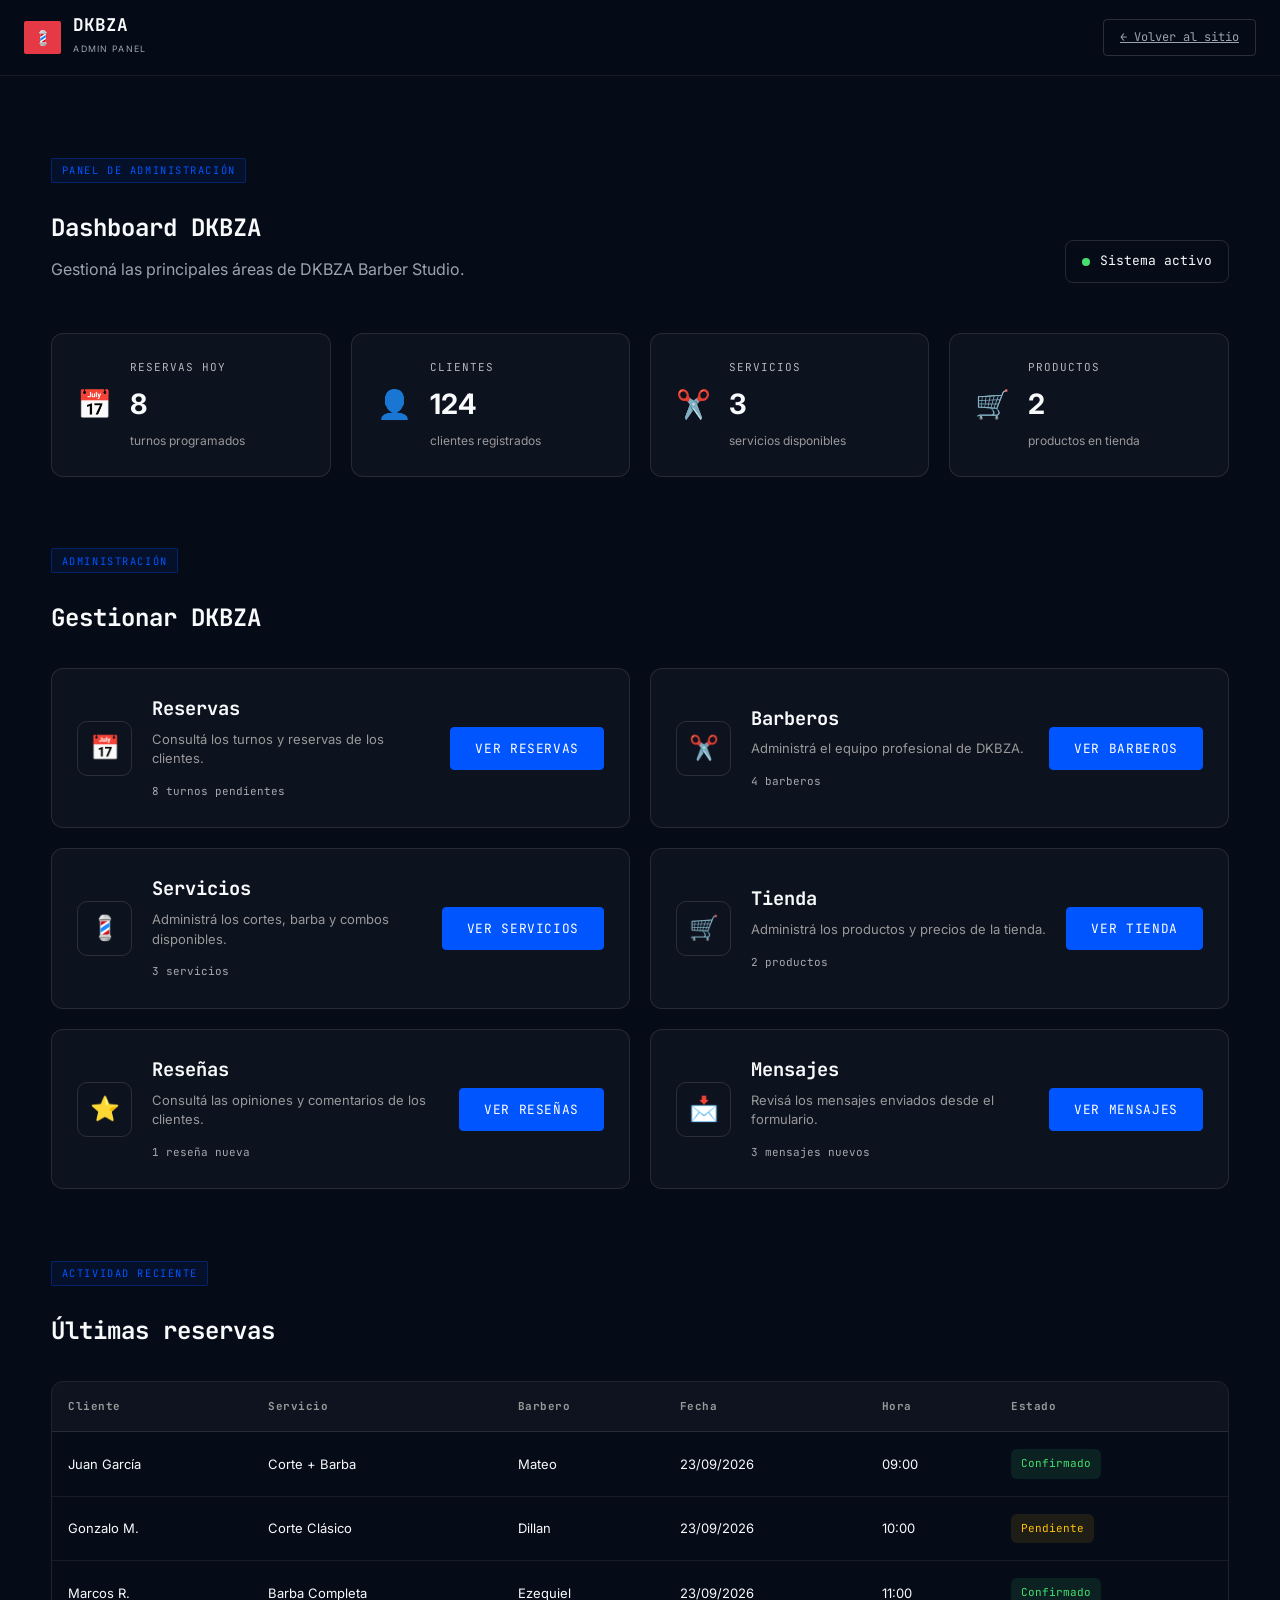
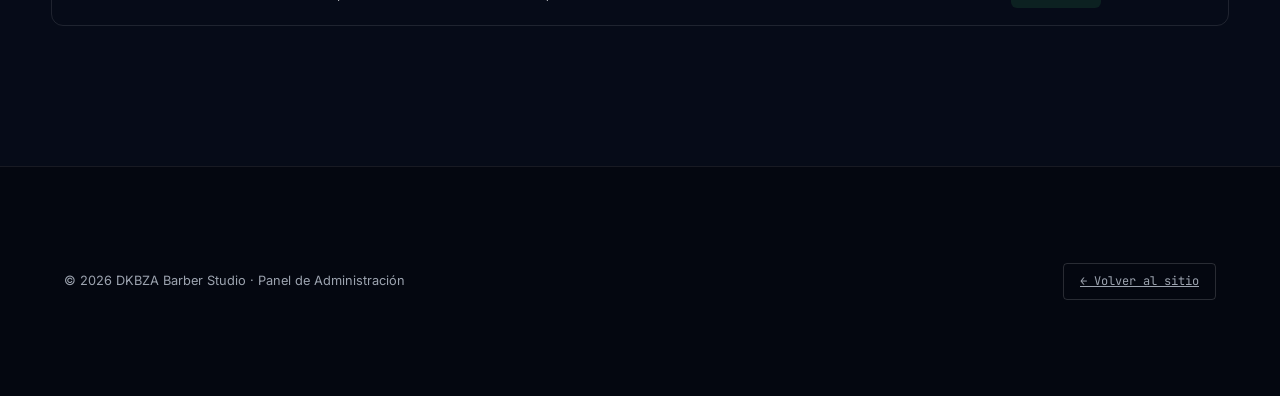
<file: admin.html>
<!DOCTYPE html>
<html lang="es">

<head>

  <meta charset="UTF-8">

  <meta name="viewport" content="width=device-width, initial-scale=1.0">

  <title>DKBZA | Panel de Administración</title>

  <!-- MISMO CSS DE TODA LA WEB -->
  <link rel="stylesheet" href="./css/styles.css">

  <!-- FUENTES -->
  <link rel="preconnect" href="https://fonts.googleapis.com">
  <link rel="preconnect" href="https://fonts.gstatic.com" crossorigin>

  <link
    href="https://fonts.googleapis.com/css2?family=Inter:wght@300;400;500;600;700&family=JetBrains+Mono:wght@400;500;700&display=swap"
    rel="stylesheet">

</head>


<body>


  <!-- =========================================================
       NAVBAR DEL ADMIN
       ========================================================= -->

  <header class="navbar">

    <div class="nav-container">

      <!-- LOGO -->

      <a href="index.html" class="brand">

        <span class="brand-icon">💈</span>

        <div>

          <span class="brand-name">
            DKBZA
          </span>

          <span class="brand-sub">
            ADMIN PANEL
          </span>

        </div>

      </a>


      <!-- VOLVER A LA WEB -->

      <a href="index.html" class="btn-ghost-sm">
        ← Volver al sitio
      </a>

    </div>

  </header>



  <!-- =========================================================
       CONTENIDO PRINCIPAL DEL DASHBOARD
       ========================================================= -->

  <main class="admin-dashboard">


    <!-- ENCABEZADO -->

    <section class="admin-header">

      <div>

        <span class="section-tag">
          PANEL DE ADMINISTRACIÓN
        </span>

        <h1>
          Dashboard DKBZA
        </h1>

        <p class="text-subtle">
          Gestioná las principales áreas de DKBZA Barber Studio.
        </p>

      </div>


      <div class="admin-status">

        <span class="status-dot"></span>

        Sistema activo

      </div>

    </section>



    <!-- =========================================================
         TARJETAS DE RESUMEN
         ========================================================= -->

    <section class="admin-stats">


      <!-- RESERVAS -->

      <div class="admin-stat-card">

        <span class="admin-stat-icon">
          📅
        </span>

        <div>

          <span class="admin-stat-label">
            RESERVAS HOY
          </span>

          <strong>
            8
          </strong>

          <small>
            turnos programados
          </small>

        </div>

      </div>



      <!-- CLIENTES -->

      <div class="admin-stat-card">

        <span class="admin-stat-icon">
          👤
        </span>

        <div>

          <span class="admin-stat-label">
            CLIENTES
          </span>

          <strong>
            124
          </strong>

          <small>
            clientes registrados
          </small>

        </div>

      </div>



      <!-- SERVICIOS -->

      <div class="admin-stat-card">

        <span class="admin-stat-icon">
          ✂️
        </span>

        <div>

          <span class="admin-stat-label">
            SERVICIOS
          </span>

          <strong>
            3
          </strong>

          <small>
            servicios disponibles
          </small>

        </div>

      </div>



      <!-- PRODUCTOS -->

      <div class="admin-stat-card">

        <span class="admin-stat-icon">
          🛒
        </span>

        <div>

          <span class="admin-stat-label">
            PRODUCTOS
          </span>

          <strong>
            2
          </strong>

          <small>
            productos en tienda
          </small>

        </div>

      </div>


    </section>



    <!-- =========================================================
         MENÚ DE ADMINISTRACIÓN
         ========================================================= -->

    <section class="admin-menu">

      <span class="section-tag">
        ADMINISTRACIÓN
      </span>

      <h2>
        Gestionar DKBZA
      </h2>


      <div class="admin-menu-grid">


        <!-- =====================================================
             RESERVAS
             ===================================================== -->

        <div class="admin-card">

          <div class="admin-card-icon">
            📅
          </div>

          <div class="admin-card-content">

            <h3>
              Reservas
            </h3>

            <p>
              Consultá los turnos y reservas de los clientes.
            </p>

            <span class="admin-card-info">
              8 turnos pendientes
            </span>

          </div>

          <button
            type="button"
            class="btn-blue admin-action">
            Ver reservas
          </button>

        </div>



        <!-- =====================================================
             BARBEROS
             ===================================================== -->

        <div class="admin-card">

          <div class="admin-card-icon">
            ✂️
          </div>

          <div class="admin-card-content">

            <h3>
              Barberos
            </h3>

            <p>
              Administrá el equipo profesional de DKBZA.
            </p>

            <span class="admin-card-info">
              4 barberos
            </span>

          </div>

          <button
            type="button"
            class="btn-blue admin-action">
            Ver barberos
          </button>

        </div>



        <!-- =====================================================
             SERVICIOS
             ===================================================== -->

        <div class="admin-card">

          <div class="admin-card-icon">
            💈
          </div>

          <div class="admin-card-content">

            <h3>
              Servicios
            </h3>

            <p>
              Administrá los cortes, barba y combos disponibles.
            </p>

            <span class="admin-card-info">
              3 servicios
            </span>

          </div>

          <button
            type="button"
            class="btn-blue admin-action">
            Ver servicios
          </button>

        </div>



        <!-- =====================================================
             TIENDA
             ===================================================== -->

        <div class="admin-card">

          <div class="admin-card-icon">
            🛒
          </div>

          <div class="admin-card-content">

            <h3>
              Tienda
            </h3>

            <p>
              Administrá los productos y precios de la tienda.
            </p>

            <span class="admin-card-info">
              2 productos
            </span>

          </div>

          <button
            type="button"
            class="btn-blue admin-action">
            Ver tienda
          </button>

        </div>



        <!-- =====================================================
             RESEÑAS
             ===================================================== -->

        <div class="admin-card">

          <div class="admin-card-icon">
            ⭐
          </div>

          <div class="admin-card-content">

            <h3>
              Reseñas
            </h3>

            <p>
              Consultá las opiniones y comentarios de los clientes.
            </p>

            <span class="admin-card-info">
              1 reseña nueva
            </span>

          </div>

          <button
            type="button"
            class="btn-blue admin-action">
            Ver reseñas
          </button>

        </div>



        <!-- =====================================================
             CONTACTO
             ===================================================== -->

        <div class="admin-card">

          <div class="admin-card-icon">
            📩
          </div>

          <div class="admin-card-content">

            <h3>
              Mensajes
            </h3>

            <p>
              Revisá los mensajes enviados desde el formulario.
            </p>

            <span class="admin-card-info">
              3 mensajes nuevos
            </span>

          </div>

          <button
            type="button"
            class="btn-blue admin-action">
            Ver mensajes
          </button>

        </div>


      </div>

    </section>



    <!-- =========================================================
         RESERVAS RECIENTES
         ========================================================= -->

    <section class="admin-recent">

      <span class="section-tag">
        ACTIVIDAD RECIENTE
      </span>

      <h2>
        Últimas reservas
      </h2>


      <div class="admin-table-wrapper">

        <table class="admin-table">

          <thead>

            <tr>

              <th>
                Cliente
              </th>

              <th>
                Servicio
              </th>

              <th>
                Barbero
              </th>

              <th>
                Fecha
              </th>

              <th>
                Hora
              </th>

              <th>
                Estado
              </th>

            </tr>

          </thead>


          <tbody>


            <!-- RESERVA 1 -->

            <tr>

              <td>
                Juan García
              </td>

              <td>
                Corte + Barba
              </td>

              <td>
                Mateo
              </td>

              <td>
                23/09/2026
              </td>

              <td>
                09:00
              </td>

              <td>
                <span class="booking-status confirmed">
                  Confirmado
                </span>
              </td>

            </tr>


            <!-- RESERVA 2 -->

            <tr>

              <td>
                Gonzalo M.
              </td>

              <td>
                Corte Clásico
              </td>

              <td>
                Dillan
              </td>

              <td>
                23/09/2026
              </td>

              <td>
                10:00
              </td>

              <td>
                <span class="booking-status pending">
                  Pendiente
                </span>
              </td>

            </tr>


            <!-- RESERVA 3 -->

            <tr>

              <td>
                Marcos R.
              </td>

              <td>
                Barba Completa
              </td>

              <td>
                Ezequiel
              </td>

              <td>
                23/09/2026
              </td>

              <td>
                11:00
              </td>

              <td>
                <span class="booking-status confirmed">
                  Confirmado
                </span>

              </td>

            </tr>


          </tbody>

        </table>

      </div>

    </section>



  </main>



  <!-- =========================================================
       FOOTER
       ========================================================= -->

  <footer class="footer">

    <div class="container footer-content">

      <span>
        © 2026 DKBZA Barber Studio · Panel de Administración
      </span>

      <a href="index.html" class="btn-ghost-sm">
        ← Volver al sitio
      </a>

    </div>

  </footer>



  <!-- JAVASCRIPT -->
  <script src="./js/script.js"></script>

</body>

</html>
</file>
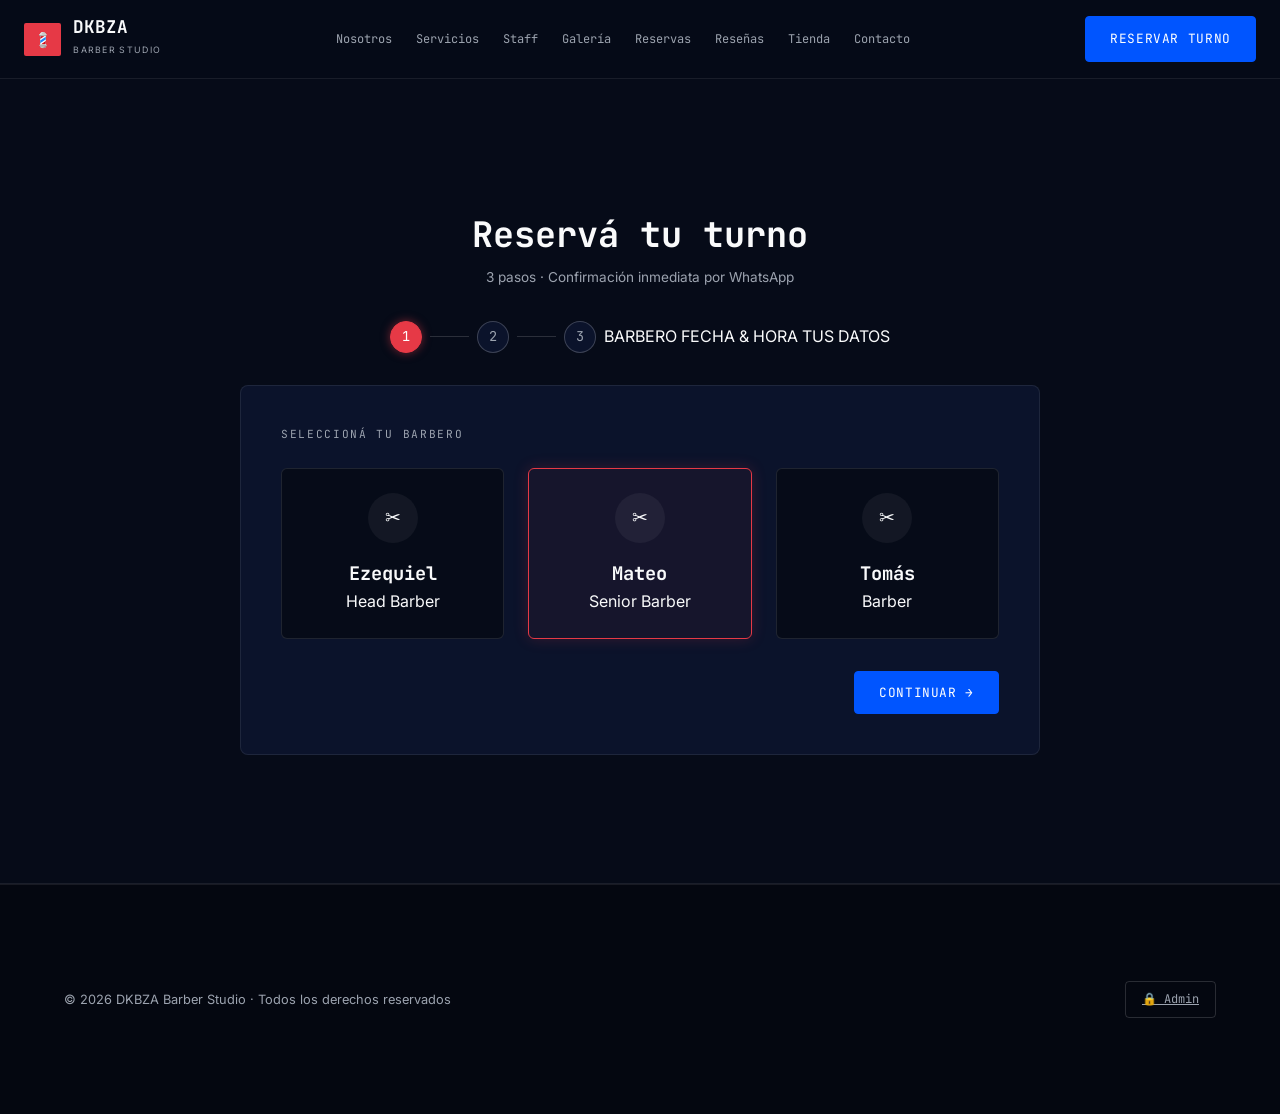
<file: reservas.html>
<!DOCTYPE html>
<html lang="es">

<head>

  <meta charset="UTF-8">

  <meta name="viewport" content="width=device-width, initial-scale=1.0">

  <title>DKBZA Barber Studio | Reservas</title>

  <!-- MISMO CSS -->
  <link rel="stylesheet" href="./css/styles.css">

  <link rel="preconnect" href="https://fonts.googleapis.com">
  <link rel="preconnect" href="https://fonts.gstatic.com" crossorigin>

  <link href="https://fonts.googleapis.com/css2?family=Inter:wght@300;400;500;600;700&family=JetBrains+Mono:wght@400;500;700&display=swap" rel="stylesheet">

</head>

<body>


  <!-- =========================================================
       NAVBAR
  ========================================================== -->

  <header class="navbar">

    <div class="nav-container">

      <a href="index.html" class="brand">

        <span class="brand-icon">💈</span>

        <div>
          <span class="brand-name">DKBZA</span>
          <span class="brand-sub">BARBER STUDIO</span>
        </div>

      </a>


      <nav class="nav-links">

        <a href="nosotros.html">Nosotros</a>

        <a href="servicios.html">Servicios</a>

        <a href="staff.html">Staff</a>

        <a href="galeria.html">Galería</a>

        <a href="reservas.html">Reservas</a>

        <a href="resenas.html">Reseñas</a>

        <a href="tienda.html">Tienda</a>

        <a href="contacto.html">Contacto</a>

      </nav>


      <a href="reservas.html" class="btn-blue nav-btn">
        Reservar Turno
      </a>

    </div>

  </header>


  <!-- =========================================================
       RESERVAS
  ========================================================== -->

  <section class="section-dark">

    <div class="container text-center">

      <h1 class="stepper-title">
        Reservá tu turno
      </h1>

      <p class="stepper-sub">
        3 pasos · Confirmación inmediata por WhatsApp
      </p>


      <!-- INDICADOR DE PASOS -->

      <div class="stepper-header">

        <div class="step-indicator active" id="step-dot-1">
          1
        </div>

        <div class="step-line"></div>

        <div class="step-indicator" id="step-dot-2">
          2
        </div>

        <div class="step-line"></div>

        <div class="step-indicator" id="step-dot-3">
          3
        </div>


        <div class="step-labels">

          <span class="active" id="step-lbl-1">
            BARBERO
          </span>

          <span id="step-lbl-2">
            FECHA & HORA
          </span>

          <span id="step-lbl-3">
            TUS DATOS
          </span>

        </div>

      </div>


      <!-- CONTENEDOR -->

      <div class="booking-card">


        <!-- =====================================================
             PASO 1
        ====================================================== -->

        <div class="step-content active" id="step-1">

          <span class="step-hint">
            SELECCIONÁ TU BARBERO
          </span>


          <div class="barbers-grid">


            <div class="barber-card" data-barber="Ezequiel">

              <div class="barber-avatar">
                ✂
              </div>

              <h3>
                Ezequiel
              </h3>

              <p>
                Head Barber
              </p>

            </div>


            <div class="barber-card selected" data-barber="Mateo">

              <div class="barber-avatar">
                ✂
              </div>

              <h3>
                Mateo
              </h3>

              <p>
                Senior Barber
              </p>

            </div>


            <div class="barber-card" data-barber="Tomás">

              <div class="barber-avatar">
                ✂
              </div>

              <h3>
                Tomás
              </h3>

              <p>
                Barber
              </p>

            </div>


          </div>


          <div class="step-actions flex-end">

            <button
              type="button"
              class="btn-blue"
              id="btn-next-1"
            >
              CONTINUAR →
            </button>

          </div>

        </div>


        <!-- =====================================================
             PASO 2
        ====================================================== -->

        <div class="step-content" id="step-2">


          <div class="calendar-hours-grid">


            <!-- CALENDARIO -->

            <div class="calendar-box">

              <span class="month-title">
                SEPTIEMBRE 2026
              </span>


              <div class="calendar-days">

                <span>D</span>
                <span>L</span>
                <span>M</span>
                <span>X</span>
                <span>J</span>
                <span>V</span>
                <span>S</span>


                <span class="empty"></span>
                <span class="empty"></span>

                <span class="day">1</span>
                <span class="day">2</span>
                <span class="day">3</span>
                <span class="day">4</span>
                <span class="day">5</span>


                <span class="day">6</span>
                <span class="day">7</span>
                <span class="day">8</span>
                <span class="day">9</span>
                <span class="day">10</span>
                <span class="day">11</span>
                <span class="day">12</span>


                <span class="day">13</span>
                <span class="day">14</span>
                <span class="day">15</span>
                <span class="day">16</span>
                <span class="day">17</span>
                <span class="day">18</span>
                <span class="day">19</span>


                <span class="day">20</span>
                <span class="day">21</span>
                <span class="day">22</span>

                <span class="day selected">
                  23
                </span>

                <span class="day">24</span>
                <span class="day">25</span>
                <span class="day">26</span>


                <span class="day">27</span>
                <span class="day">28</span>
                <span class="day">29</span>
                <span class="day">30</span>

              </div>

            </div>


            <!-- HORARIOS -->

            <div class="hours-box">

              <span class="hours-title">
                HORARIOS DISPONIBLES
              </span>


              <div class="hours-grid">

                <button type="button" class="time-slot selected">
                  09:00h
                </button>

                <button type="button" class="time-slot">
                  10:00h
                </button>

                <button type="button" class="time-slot">
                  11:00h
                </button>

                <button type="button" class="time-slot">
                  12:00h
                </button>

                <button type="button" class="time-slot">
                  14:00h
                </button>

                <button type="button" class="time-slot">
                  15:00h
                </button>

                <button type="button" class="time-slot">
                  16:00h
                </button>

                <button type="button" class="time-slot">
                  17:00h
                </button>

                <button type="button" class="time-slot">
                  18:00h
                </button>

              </div>

            </div>

          </div>


          <div class="step-actions flex-between">

            <button
              type="button"
              class="btn-ghost-sm"
              id="btn-back-2"
            >
              ← VOLVER
            </button>


            <button
              type="button"
              class="btn-blue"
              id="btn-next-2"
            >
              CONTINUAR →
            </button>

          </div>

        </div>


        <!-- =====================================================
             PASO 3
        ====================================================== -->

        <div class="step-content" id="step-3">


          <form id="final-booking-form">


            <div class="form-row">


              <div class="form-group">

                <label>
                  NOMBRE *
                </label>

                <input
                  type="text"
                  id="booking-name"
                  class="wireframe-input"
                  placeholder="Ej: Juan García"
                  required
                >

              </div>


              <div class="form-group">

                <label>
                  WHATSAPP *
                </label>

                <input
                  type="tel"
                  id="booking-phone"
                  class="wireframe-input"
                  placeholder="+54 9 11 0000-0000"
                  required
                >

              </div>


            </div>


            <div class="form-group margin-top">

              <label>
                SERVICIO (OPCIONAL)
              </label>


              <select
                id="booking-service"
                class="wireframe-input"
              >

                <option value="">
                  Seleccioná un servicio...
                </option>

                <option value="Corte Clásico">
                  Corte Clásico / Fade ($12.000)
                </option>

                <option value="Barba Completa">
                  Barba Completa / Ritual ($8.500)
                </option>

                <option value="Combo DKBZA">
                  Combo DKBZA ($18.000)
                </option>

              </select>

            </div>


            <!-- RESUMEN -->

            <div class="summary-badge">

              <span id="summary-barber">
                ✂ Mateo - Senior
              </span>

              <span id="summary-date">
                📅 Septiembre 23
              </span>

              <span id="summary-time">
                ⏰ 09:00h
              </span>

            </div>


            <div class="step-actions flex-between margin-top">

              <button
                type="button"
                class="btn-ghost-sm"
                id="btn-back-3"
              >
                ← VOLVER
              </button>


              <button
                type="submit"
                class="btn-red"
              >
                CONFIRMAR RESERVA ✓
              </button>

            </div>


          </form>

        </div>


      </div>

    </div>

  </section>


  <!-- FOOTER -->

  <footer class="footer">

    <div class="container footer-content">

      <span>
        © 2026 DKBZA Barber Studio · Todos los derechos reservados
      </span>

      <a href="admin.html" id="admin-login-btn" class="btn-ghost-sm">
        🔒 Admin
      </a>

    </div>

  </footer>


  <script src="./js/script.js"></script>

</body>

</html>
</file>
<file: css/styles.css>
/* ─── RESET Y ESTILOS GLOBALES ─── */
* {
  box-sizing: border-box;
  margin: 0;
  padding: 0;
}

html {
  scroll-behavior: smooth;
}

body {
  font-family: 'Inter', -apple-system, BlinkMacSystemFont, sans-serif;
  background-color: #060B18;
  color: #F9FAFB;
  line-height: 1.6;
  min-height: 100vh;
}

h1, h2, h3, h4, .mono {
  font-family: 'JetBrains Mono', monospace;
}

/* ─── CONTENEDORES Y SECCIONES ─── */
.container {
  max-width: 1200px;
  margin: 0 auto;
  padding: 4rem 1.5rem;
}

.section-dark {
  background-color: #060B18;
  border-bottom: 1px solid rgba(255, 255, 255, 0.08);
  padding: 4rem 1.5rem;
}

.section-card {
  background-color: #0B132B;
  border-bottom: 1px solid rgba(255, 255, 255, 0.08);
}

.section-tag {
  font-family: 'JetBrains Mono', monospace;
  font-size: 0.65rem;
  letter-spacing: 0.15em;
  text-transform: uppercase;
  color: #0055FF;
  border: 1px solid rgba(0, 85, 255, 0.3);
  background: rgba(0, 85, 255, 0.08);
  padding: 0.2rem 0.6rem;
  display: inline-block;
  margin-bottom: 1rem;
  border-radius: 2px;
}

.text-subtle {
  color: #9CA3AF;
  max-width: 600px;
  margin-top: 0.5rem;
}

/* ─── NAVBAR ─── */
.navbar {
  position: sticky;
  top: 0;
  z-index: 100;
  background-color: rgba(6, 11, 24, 0.95);
  backdrop-filter: blur(12px);
  border-bottom: 1px solid rgba(255, 255, 255, 0.08);
  padding: 1rem 1.5rem;
}

.nav-container {
  max-width: 1400px;
  margin: 0 auto;
  display: flex;
  align-items: center;
  justify-content: space-between;
}

.brand {
  display: flex;
  align-items: center;
  gap: 0.75rem;
  text-decoration: none;
  color: #F9FAFB;
}

.brand-icon {
  background: #E63946;
  color: #fff;
  padding: 0.3rem 0.6rem;
  font-weight: bold;
  border-radius: 2px;
  font-size: 0.9rem;
}

.brand-logo {
  width: 44px;
  height: 44px;
  border-radius: 50%;
  object-fit: cover;
  display: block;
}

.brand-name {
  font-family: 'JetBrains Mono', monospace;
  font-weight: 700;
  font-size: 1.1rem;
  display: block;
  line-height: 1;
}

.brand-sub {
  font-size: 0.55rem;
  letter-spacing: 0.15em;
  color: #9CA3AF;
}

.nav-links {
  display: flex;
  gap: 1.5rem;
}

.nav-links a {
  color: #9CA3AF;
  text-decoration: none;
  font-size: 0.75rem;
  font-family: 'JetBrains Mono', monospace;
  transition: color 0.15s ease;
}

.nav-links a:hover {
  color: #FFFFFF;
}

/* ─── BOTONES ─── */
.btn-blue {
  background-color: #0055FF;
  color: #FFFFFF;
  border: 1px solid #0055FF;
  font-family: 'JetBrains Mono', monospace;
  font-size: 0.8rem;
  letter-spacing: 0.05em;
  text-transform: uppercase;
  padding: 0.75rem 1.5rem;
  border-radius: 4px;
  cursor: pointer;
  text-decoration: none;
  display: inline-block;
  transition: all 0.15s ease-in-out;
}

.btn-blue:hover {
  background-color: #0044CC;
  border-color: #0044CC;
}

.btn-admin {
  background: #0055FF;
  color: #fff;
  border: none;
  padding: 0.5rem 1rem;
  font-family: 'JetBrains Mono', monospace;
  font-size: 0.75rem;
  font-weight: 700;
  cursor: pointer;
  border-radius: 3px;
}

.btn-ghost {
  background-color: transparent;
  color: #F9FAFB;
  border: 1px solid rgba(255, 255, 255, 0.2);
  font-family: 'JetBrains Mono', monospace;
  font-size: 0.8rem;
  letter-spacing: 0.05em;
  text-transform: uppercase;
  padding: 0.75rem 1.5rem;
  border-radius: 4px;
  cursor: pointer;
  text-decoration: none;
  display: inline-block;
  transition: all 0.15s ease-in-out;
}

.btn-ghost:hover {
  border-color: #0055FF;
  color: #0055FF;
}

.btn-ghost-sm {
  background: transparent;
  border: 1px solid rgba(255, 255, 255, 0.15);
  color: #9CA3AF;
  padding: 0.5rem 1rem;
  font-size: 0.75rem;
  font-family: 'JetBrains Mono', monospace;
  cursor: pointer;
  border-radius: 4px;
}

/* ─── HERO (DIVIDIDO FIGMA) ─── */
.hero-section {
  min-height: calc(100vh - 70px);
  background-color: #060B18;
}

.hero-grid {
  display: grid;
  grid-template-columns: 1fr 1fr;
  min-height: calc(100vh - 70px);
}

.hero-left {
  padding: 4rem;
  display: flex;
  flex-direction: column;
  justify-content: center;
}

.badge {
  font-family: 'JetBrains Mono', monospace;
  font-size: 0.7rem;
  color: #E63946;
  border: 1px solid rgba(230, 57, 70, 0.3);
  background: rgba(230, 57, 70, 0.08);
  padding: 0.3rem 0.8rem;
  display: inline-block;
  width: fit-content;
  margin-bottom: 2rem;
}

.hero-title {
  font-family: 'JetBrains Mono', monospace;
  font-size: clamp(2.2rem, 4vw, 3.5rem);
  font-weight: 700;
  line-height: 1.1;
  margin-bottom: 1.5rem;
}

.highlight {
  color: #E63946;
}

.hero-description {
  color: #9CA3AF;
  font-size: 1rem;
  max-width: 480px;
  margin-bottom: 2.5rem;
}

.hero-buttons {
  display: flex;
  gap: 1rem;
  margin-bottom: 3.5rem;
}

.btn-primary {
  background: #E63946;
  color: #fff;
  text-decoration: none;
  padding: 0.9rem 2rem;
  font-family: 'JetBrains Mono', monospace;
  font-size: 0.8rem;
  font-weight: 700;
  border-radius: 2px;
  display: inline-block;
}

.btn-secondary {
  background: transparent;
  color: #fff;
  text-decoration: none;
  padding: 0.9rem 2rem;
  font-family: 'JetBrains Mono', monospace;
  font-size: 0.8rem;
  border: 1px solid rgba(255, 255, 255, 0.2);
  border-radius: 2px;
  display: inline-block;
}

.hero-stats {
  display: flex;
  gap: 2.5rem;
  border-top: 1px solid rgba(255, 255, 255, 0.08);
  padding-top: 2rem;
}

.stat-number {
  font-family: 'JetBrains Mono', monospace;
  font-size: 1.5rem;
  font-weight: 700;
  display: block;
}

.stat-label {
  font-size: 0.65rem;
  color: #6B7280;
  letter-spacing: 0.1em;
}

.hero-right {
  background-image: url('https://images.unsplash.com/photo-1503951914875-452162b0f3f1?q=80&w=1000&auto=format&fit=crop');
  background-size: cover;
  background-position: center;
  position: relative;
  min-height: 300px;
}

.image-overlay {
  position: absolute;
  inset: 0;
  background: linear-gradient(to right, #060B18 0%, transparent 40%);
}

/* ─── GRILLAS Y TARJETAS ─── */
.grid-services, .grid-products, .grid-staff, .reviews-grid {
  display: grid;
  grid-template-columns: repeat(auto-fit, minmax(280px, 1fr));
  gap: 1.5rem;
  margin-top: 2rem;
}

.card-service, .card-product, .card-staff, .review-card {
  background-color: #0B132B;
  border: 1px solid rgba(255, 255, 255, 0.08);
  padding: 1.5rem;
  border-radius: 6px;
  display: flex;
  flex-direction: column;
  justify-content: space-between;
}

.card-service h3, .card-product h3 {
  font-size: 1.1rem;
  margin-bottom: 0.5rem;
}

.card-service p, .card-product p {
  color: #9CA3AF;
  font-size: 0.85rem;
  margin-bottom: 1rem;
}

.price {
  font-family: 'JetBrains Mono', monospace;
  font-size: 1.2rem;
  font-weight: 700;
  color: #0055FF;
  display: block;
  margin-bottom: 1rem;
}

/* ─── GALERÍA ─── */
.gallery-grid {
  display: grid;
  grid-template-columns: repeat(auto-fit, minmax(220px, 1fr));
  gap: 1.5rem;
  margin-top: 2rem;
}

.gallery-card {
  background-color: #0B132B;
  border: 1px solid rgba(255, 255, 255, 0.08);
  padding: 2rem 1rem;
  border-radius: 6px;
  text-align: center;
  font-family: 'JetBrains Mono', monospace;
  font-size: 0.9rem;
  color: #9CA3AF;
}

/* ─── FORMULARIOS ─── */
.booking-form, .contact-form {
  max-width: 500px;
  margin-top: 2rem;
  display: flex;
  flex-direction: column;
  gap: 1rem;
}

.wireframe-input {
  background-color: #060B18;
  border: 1px solid rgba(255, 255, 255, 0.12);
  padding: 0.75rem 1rem;
  color: #F9FAFB;
  border-radius: 4px;
  font-family: inherit;
  width: 100%;
}

.wireframe-input:focus {
  outline: none;
  border-color: #0055FF;
}

.form-group {
  display: flex;
  flex-direction: column;
  gap: 0.3rem;
}

.form-group label {
  font-size: 0.75rem;
  font-family: 'JetBrains Mono', monospace;
  color: #9CA3AF;
}

/* ─── STEPPER DE RESERVAS ─── */
.text-center { text-align: center; }

.stepper-title {
  font-size: 2.2rem;
  font-weight: 700;
  margin-bottom: 0.2rem;
}

.stepper-sub {
  color: #9CA3AF;
  font-size: 0.85rem;
  margin-bottom: 2rem;
}

.stepper-header {
  display: flex;
  align-items: center;
  justify-content: center;
  gap: 0.5rem;
  max-width: 500px;
  margin: 0 auto 2rem auto;
}

.step-indicator {
  width: 32px;
  height: 32px;
  border-radius: 50%;
  background: #0B132B;
  border: 1px solid rgba(255, 255, 255, 0.2);
  display: flex;
  align-items: center;
  justify-content: center;
  font-family: 'JetBrains Mono', monospace;
  font-size: 0.85rem;
  color: #9CA3AF;
  transition: all 0.3s ease;
}

.step-indicator.active {
  background: #E63946;
  border-color: #E63946;
  color: #fff;
  box-shadow: 0 0 10px rgba(230, 57, 70, 0.5);
}

.step-indicator.completed {
  background: #0055FF;
  border-color: #0055FF;
  color: #fff;
}

.step-line {
  flex: 1;
  height: 1px;
  background: rgba(255, 255, 255, 0.15);
}

.booking-card {
  background-color: #0B132B;
  border: 1px solid rgba(255, 255, 255, 0.08);
  border-radius: 8px;
  max-width: 800px;
  margin: 0 auto;
  padding: 2.5rem;
  text-align: left;
}

.step-content { display: none; }
.step-content.active { display: block; }

.step-hint {
  font-family: 'JetBrains Mono', monospace;
  font-size: 0.7rem;
  color: #9CA3AF;
  letter-spacing: 0.15em;
  display: block;
  margin-bottom: 1.5rem;
}

.barbers-grid {
  display: grid;
  grid-template-columns: repeat(3, 1fr);
  gap: 1.5rem;
  margin-bottom: 2rem;
}

.barber-card {
  background: #060B18;
  border: 1px solid rgba(255, 255, 255, 0.1);
  border-radius: 6px;
  padding: 1.5rem;
  text-align: center;
  cursor: pointer;
  transition: all 0.2s ease;
}

.barber-card:hover {
  border-color: rgba(255, 255, 255, 0.3);
}

.barber-card.selected {
  border-color: #E63946;
  background: rgba(230, 57, 70, 0.05);
  box-shadow: 0 0 15px rgba(230, 57, 70, 0.2);
}

.barber-avatar {
  width: 50px;
  height: 50px;
  border-radius: 50%;
  background: rgba(255, 255, 255, 0.05);
  display: flex;
  align-items: center;
  justify-content: center;
  margin: 0 auto 1rem auto;
  font-size: 1.2rem;
}

.step-actions { display: flex; margin-top: 2rem; }
.flex-end { justify-content: flex-end; }
.flex-between { justify-content: space-between; align-items: center; }

.btn-red {
  background: #E63946;
  color: #fff;
  border: none;
  padding: 0.75rem 1.5rem;
  font-family: 'JetBrains Mono', monospace;
  font-size: 0.8rem;
  font-weight: 700;
  border-radius: 4px;
  cursor: pointer;
}

.calendar-hours-grid {
  display: grid;
  grid-template-columns: 1fr 1fr;
  gap: 2rem;
  margin-bottom: 1.5rem;
}

.calendar-box, .hours-box {
  background: #060B18;
  border: 1px solid rgba(255, 255, 255, 0.08);
  padding: 1.2rem;
  border-radius: 6px;
}

.month-title, .hours-title {
  font-family: 'JetBrains Mono', monospace;
  font-size: 0.7rem;
  color: #9CA3AF;
  display: block;
  margin-bottom: 1rem;
}

.calendar-days {
  display: grid;
  grid-template-columns: repeat(7, 1fr);
  gap: 0.4rem;
  text-align: center;
  font-size: 0.75rem;
}
.calendar-days .past-day {
  color: #4b5563;
  opacity: 0.35;
  pointer-events: none;
  cursor: not-allowed;
}

.time-slot.disabled {
  background-color: #1f2937 !important;
  color: #4b5563 !important;
  border-color: #374151 !important;
  cursor: not-allowed !important;
  text-decoration: line-through;
  opacity: 0.35;
}

.calendar-days span { padding: 0.4rem 0; color: #9CA3AF; }
.calendar-days .day { cursor: pointer; border-radius: 3px; color: #fff; }
.calendar-days .day:hover { background: rgba(255, 255, 255, 0.1); }
.calendar-days .day.selected { background: #E63946; color: #fff; font-weight: bold; }

.hours-grid {
  display: grid;
  grid-template-columns: repeat(3, 1fr);
  gap: 0.6rem;
}

.time-slot {
  background: #0B132B;
  border: 1px solid rgba(255, 255, 255, 0.1);
  color: #fff;
  padding: 0.6rem 0.2rem;
  font-family: 'JetBrains Mono', monospace;
  font-size: 0.75rem;
  border-radius: 3px;
  cursor: pointer;
}

.time-slot.selected {
  background: #E63946;
  border-color: #E63946;
}

.form-row {
  display: grid;
  grid-template-columns: 1fr 1fr;
  gap: 1rem;
}

.margin-top { margin-top: 1rem; }

.summary-badge {
  background: rgba(255, 255, 255, 0.03);
  border: 1px dashed rgba(255, 255, 255, 0.15);
  padding: 0.8rem;
  border-radius: 4px;
  margin-top: 1.5rem;
  display: flex;
  gap: 1.5rem;
  font-family: 'JetBrains Mono', monospace;
  font-size: 0.75rem;
  color: #9CA3AF;
}

/* ─── FOOTER & RESPONSIVE ─── */
.footer {
  background-color: #040710;
  padding: 2rem 1.5rem;
  border-top: 1px solid rgba(255, 255, 255, 0.08);
}

.footer-content {
  display: flex;
  justify-content: space-between;
  align-items: center;
  font-size: 0.8rem;
  color: #9CA3AF;
}

@media (max-width: 768px) {
  .hero-grid {
    grid-template-columns: 1fr;
    min-height: auto;
  }
  .hero-left {
    padding: 2.5rem 1.5rem;
  }
  .hero-right {
    height: 300px;
  }
  .image-overlay {
    background: linear-gradient(to top, #060B18 0%, transparent 50%);
  }
  .barbers-grid, .calendar-hours-grid, .form-row {
    grid-template-columns: 1fr;
  }

  .footer-content { flex-direction: column; gap: 1rem; text-align: center; }
}
/* ================================================================
   PANEL DE ADMINISTRACIÓN - DKBZA
================================================================ */


/* CONTENEDOR PRINCIPAL */

.admin-dashboard {
    width: min(1200px, 92%);
    margin: 0 auto;
    padding: 80px 0;
}


/* ENCABEZADO */

.admin-header {
    display: flex;
    justify-content: space-between;
    align-items: flex-end;
    gap: 30px;
    margin-bottom: 50px;
}

.admin-header h1 {
    margin: 10px 0;
}

.admin-status {
    display: flex;
    align-items: center;
    gap: 10px;

    padding: 10px 16px;

    border: 1px solid rgba(255,255,255,.12);
    border-radius: 8px;

    font-family: "JetBrains Mono", monospace;
    font-size: 13px;
}

.status-dot {
    width: 8px;
    height: 8px;

    border-radius: 50%;

    background: #45e06f;
}


/* ================================================================
   ESTADÍSTICAS
================================================================ */

.admin-stats {
    display: grid;

    grid-template-columns: repeat(4, 1fr);

    gap: 20px;

    margin-bottom: 70px;
}

.admin-stat-card {
    display: flex;
    align-items: center;

    gap: 18px;

    padding: 25px;

    background: rgba(255,255,255,.03);

    border: 1px solid rgba(255,255,255,.10);

    border-radius: 12px;
}

.admin-stat-icon {
    font-size: 28px;
}

.admin-stat-card strong {
    display: block;

    font-size: 28px;

    margin: 5px 0;
}

.admin-stat-label {
    display: block;

    font-family: "JetBrains Mono", monospace;

    font-size: 11px;

    letter-spacing: 1px;

    opacity: .7;
}

.admin-stat-card small {
    display: block;

    color: #999;

    font-size: 12px;
}


/* ================================================================
   MENÚ ADMIN
================================================================ */

.admin-menu {
    margin-bottom: 70px;
}

.admin-menu h2 {
    margin-top: 10px;
    margin-bottom: 30px;
}

.admin-menu-grid {
    display: grid;

    grid-template-columns: repeat(2, 1fr);

    gap: 20px;
}


/* TARJETAS ADMIN */

.admin-card {
    display: grid;

    grid-template-columns: auto 1fr auto;

    align-items: center;

    gap: 20px;

    padding: 25px;

    background: rgba(255,255,255,.03);

    border: 1px solid rgba(255,255,255,.10);

    border-radius: 12px;

    transition: .2s ease;
}

.admin-card:hover {
    transform: translateY(-3px);

    border-color: rgba(255,255,255,.25);
}

.admin-card-icon {
    width: 55px;
    height: 55px;

    display: flex;

    align-items: center;
    justify-content: center;

    border: 1px solid rgba(255,255,255,.12);

    border-radius: 10px;

    font-size: 24px;
}

.admin-card h3 {
    margin: 0 0 6px;
}

.admin-card p {
    margin: 0 0 8px;

    color: #999;

    font-size: 13px;

    line-height: 1.5;
}

.admin-card-info {
    font-family: "JetBrains Mono", monospace;

    font-size: 11px;

    opacity: .65;
}

.admin-action {
    white-space: nowrap;
}


/* ================================================================
   TABLA DE RESERVAS
================================================================ */

.admin-recent {
    margin-bottom: 60px;
}

.admin-recent h2 {
    margin-top: 10px;

    margin-bottom: 30px;
}

.admin-table-wrapper {
    width: 100%;

    overflow-x: auto;

    border: 1px solid rgba(255,255,255,.10);

    border-radius: 12px;
}

.admin-table {
    width: 100%;

    border-collapse: collapse;

    min-width: 750px;
}

.admin-table th {
    padding: 16px;

    text-align: left;

    font-family: "JetBrains Mono", monospace;

    font-size: 11px;

    letter-spacing: .5px;

    color: #999;

    background: rgba(255,255,255,.03);

    border-bottom: 1px solid rgba(255,255,255,.10);
}

.admin-table td {
    padding: 17px 16px;

    font-size: 13px;

    border-bottom: 1px solid rgba(255,255,255,.07);
}

.admin-table tr:last-child td {
    border-bottom: none;
}


/* ESTADOS DE RESERVA */

.booking-status {
    display: inline-block;

    padding: 6px 10px;

    border-radius: 6px;

    font-size: 11px;

    font-family: "JetBrains Mono", monospace;
}

.booking-status.confirmed {
    background: rgba(69,224,111,.10);

    color: #45e06f;
}

.booking-status.pending {
    background: rgba(255,193,7,.10);

    color: #ffc107;
}


/* ================================================================
   RESPONSIVE - TABLET
================================================================ */

@media (max-width: 900px) {

    .admin-stats {
        grid-template-columns: repeat(2, 1fr);
    }

    .admin-menu-grid {
        grid-template-columns: 1fr;
    }

}


/* ================================================================
   RESPONSIVE - CELULAR
================================================================ */

@media (max-width: 600px) {

    .admin-dashboard {
        width: 90%;

        padding: 50px 0;
    }

    .admin-header {
        align-items: flex-start;

        flex-direction: column;
    }

    .admin-stats {
        grid-template-columns: 1fr;
    }

    .admin-card {
        grid-template-columns: auto 1fr;

        align-items: start;
    }

    .admin-action {
        grid-column: 1 / -1;

        width: 100%;
    }

}
/* GALERÍA */

.gallery-grid {
  display: grid;
  grid-template-columns: repeat(auto-fit, minmax(220px, 1fr));
  gap: 20px;
  margin-top: 30px;
}

.gallery-card {
  display: flex;
  flex-direction: column;
  gap: 10px;
  overflow: hidden;
  border-radius: 12px;
}

.gallery-card img {
  width: 100%;
  height: 260px;
  display: block;
  object-fit: cover;
  border-radius: 12px;
  transition: transform 0.3s ease;
}

.gallery-card:hover img {
  transform: scale(1.03);
}

.gallery-caption {
  text-align: center;
  font-weight: 500;
}
/* TIENDA */

.grid-products {
  display: grid;
  grid-template-columns: repeat(auto-fit, minmax(260px, 1fr));
  gap: 24px;
  margin-top: 30px;
}

.card-product {
  display: flex;
  flex-direction: column;
  gap: 10px;
  padding: 20px;
  border-radius: 10px;
  overflow: hidden;
}

.product-img {
  width: 100%;
  height: 320px;
  display: block;
  object-fit: cover;
  border-radius: 8px;
  object-position: center;
}

.card-product .add-to-cart-btn {
  margin-top: auto;
}
/* MENÚ ACTIVO */

.nav-links a.active {
  color: #3b82f6;
  font-weight: 600;
  border-bottom: 2px solid #3b82f6;
  padding-bottom: 4px;
}
/* ===== TP5: mensajes de validación ===== */
.alerta {
  padding: 12px 16px;
  border-radius: 8px;
  margin-bottom: 16px;
  font-size: 0.95rem;
}

.alerta ul {
  margin: 8px 0 0;
  padding-left: 20px;
}

.alerta-exito {
  background: rgba(34, 197, 94, 0.15);
  border: 1px solid #22c55e;
  color: #86efac;
}

.alerta-error {
  background: rgba(239, 68, 68, 0.15);
  border: 1px solid #ef4444;
  color: #fca5a5;
}
/* ===== TP5: buscador GET ===== */
.search-form {
  display: flex;
  gap: 12px;
  margin: 24px 0;
  max-width: 600px;
}

.search-form .wireframe-input {
  flex: 1;
  margin: 0;
}

.alerta a {
  color: inherit;
  font-weight: 600;
  margin-left: 8px;
}

.visually-hidden {
  position: absolute;
  width: 1px;
  height: 1px;
  overflow: hidden;
  clip: rect(0 0 0 0);
}

/* =========================================================
   TP7 - CRUD DE SERVICIOS (PANEL ADMIN)
   ========================================================= */

.admin-nav-links {
  display: flex;
  gap: 8px;
  flex-wrap: wrap;
}

.admin-nav-actions {
  display: flex;
  align-items: center;
  gap: 8px;
}

a.btn-blue,
a.btn-danger {
  display: inline-block;
  text-decoration: none;
  text-align: center;
}

.btn-danger {
  background: #dc2626;
  color: #fff;
  border: none;
  padding: 8px 14px;
  border-radius: 8px;
  font-weight: 600;
  cursor: pointer;
}

.btn-danger:hover {
  background: #b91c1c;
}

.admin-thumb {
  width: 64px;
  height: 64px;
  object-fit: cover;
  border-radius: 8px;
}

.admin-acciones {
  display: flex;
  align-items: center;
  gap: 8px;
  flex-wrap: wrap;
}

.form-servicio {
  display: grid;
  gap: 18px;
  max-width: 640px;
}

.form-grupo {
  display: grid;
  gap: 6px;
}

.form-grupo label {
  font-weight: 600;
}

.form-servicio .wireframe-input {
  width: 100%;
  box-sizing: border-box;
}

.form-check {
  display: flex;
  align-items: center;
  gap: 8px;
  cursor: pointer;
}

.imagen-actual {
  display: flex;
  align-items: center;
  gap: 12px;
  margin-bottom: 6px;
}

.imagen-actual img {
  width: 96px;
  height: 96px;
  object-fit: cover;
  border-radius: 8px;
}

.confirmar-card {
  display: grid;
  gap: 16px;
  max-width: 520px;
  padding: 24px;
  border: 1px solid rgba(220, 38, 38, 0.5);
  border-radius: 12px;
  background: rgba(220, 38, 38, 0.08);
}

/* =========================================================
   LOGIN Y CIERRE DE SESIÓN DEL PANEL
   ========================================================= */

.login-card {
  max-width: 420px;
  margin: 40px auto;
  padding: 32px;
  border: 1px solid rgba(255, 255, 255, 0.1);
  border-radius: 12px;
}

.login-card .form-servicio {
  max-width: none;
}

.form-logout {
  margin: 0;
}

.form-logout .btn-danger {
  padding: 6px 12px;
  font-size: 0.85rem;
}
.form-ayuda {
  margin-top: 1.25rem;
  text-align: center;
  font-size: 0.9rem;
  color: #94a3b8;
}

.form-ayuda a {
  color: #3b82f6;
}
/* ================================================================
   RESERVAS REALES
================================================================ */

.form-reserva fieldset {
  border: none;
  padding: 0;
  margin: 0 0 2rem 0;
  min-width: 0;
}

.barber-card input,
.time-slot input {
  position: absolute;
  opacity: 0;
  pointer-events: none;
}

.barber-card,
.time-slot {
  position: relative;
  display: block;
  text-align: center;
}

.barber-card:focus-within,
.time-slot:focus-within,
.servicio-opcion:focus-within {
  outline: 2px solid #3b82f6;
  outline-offset: 2px;
}

.servicios-lista {
  display: grid;
  gap: 0.6rem;
  text-align: left;
}

.servicio-opcion {
  display: flex;
  align-items: center;
  gap: 0.8rem;
  background: #060B18;
  border: 1px solid rgba(255, 255, 255, 0.1);
  border-radius: 6px;
  padding: 0.8rem 1rem;
  cursor: pointer;
}

.servicio-opcion:has(input:checked) {
  border-color: #E63946;
  background: rgba(230, 57, 70, 0.05);
}

.servicio-opcion span { flex: 1; }

.reserva-login p { margin-bottom: 1rem; }

.flex-center { justify-content: center; gap: 1rem; }

.booking-status.estado-pendiente  { background: rgba(255, 193, 7, .10); color: #ffc107; }
.booking-status.estado-confirmado { background: rgba(59, 130, 246, .12); color: #60a5fa; }
.booking-status.estado-completado { background: rgba(69, 224, 111, .10); color: #45e06f; }
.booking-status.estado-cancelado  { background: rgba(230, 57, 70, .12); color: #f87171; }

.form-inline {
  display: inline-flex;
  gap: 0.4rem;
  flex-wrap: wrap;
}

.btn-mini {
  padding: 4px 10px;
  font-size: 11px;
  border-radius: 6px;
  border: 1px solid rgba(255, 255, 255, 0.2);
  background: transparent;
  color: #fff;
  cursor: pointer;
}

.btn-mini:hover { border-color: #fff; }
.btn-mini.peligro { border-color: rgba(230, 57, 70, .6); color: #f87171; }

.filtro-turnos {
  display: flex;
  gap: 0.6rem;
  align-items: center;
  flex-wrap: wrap;
  margin-bottom: 1rem;
}

/* ================================================================
   BARBEROS CON FOTO
================================================================ */

.staff-foto {
  width: calc(100% + 3rem);
  max-width: none;
  height: 420px;
  object-fit: cover;
  display: block;
  margin: -1.5rem -1.5rem 1.25rem -1.5rem;
  border-radius: 6px 6px 0 0;
}

.barber-foto {
  object-fit: cover;
  padding: 0;
}

.avatar-iniciales {
  width: 64px;
  height: 64px;
  border-radius: 8px;
  display: inline-flex;
  align-items: center;
  justify-content: center;
  background: rgba(255, 255, 255, 0.05);
  font-family: 'JetBrains Mono', monospace;
  color: #9CA3AF;
}

.avatar-placeholder {
  width: calc(100% + 3rem);
  height: 420px;
  margin: -1.5rem -1.5rem 1.25rem -1.5rem;
  border-radius: 6px 6px 0 0;
  display: flex;
  align-items: center;
  justify-content: center;
  background: linear-gradient(135deg, #0B132B, #1C2942);
  border-bottom: 1px solid rgba(255, 255, 255, 0.08);
  font-family: 'JetBrains Mono', monospace;
  font-size: 3rem;
  color: #9CA3AF;
  letter-spacing: 0.1em;
}

/* ─── Calendario de reservas ─── */
.calendar-nav {
  display: flex;
  justify-content: space-between;
  align-items: center;
  margin-bottom: 1rem;
}

.calendar-nav .month-title { margin: 0; }

.calendar-flecha {
  background: none;
  border: none;
  color: #f3f4f6;
  cursor: pointer;
  font-size: 1rem;
  padding: 0.2rem 0.5rem;
}

.calendar-flecha:disabled { opacity: 0.2; cursor: not-allowed; }

.calendar-days .day { background: none; border: none; font: inherit; padding: 0.4rem 0; }

.paso-aviso {
  color: #f87171;
  font-size: 0.85rem;
  min-height: 1.2em;
  margin: 0;
}

.form-group label.servicio-opcion {
  font-family: inherit;
  font-size: 0.95rem;
  color: #fff;
  text-transform: none;
  letter-spacing: normal;
  margin: 0;
}

.sena-box {
  margin-top: 1.5rem;
  padding: 1rem 1.2rem;
  background: rgba(255, 193, 7, 0.05);
  border: 1px dashed rgba(255, 193, 7, 0.35);
  border-radius: 6px;
}

.sena-box p { font-size: 0.9rem; color: #d1d5db; margin: 0 0 1rem 0; }

.sena-box .step-hint { color: #ffc107; margin-bottom: 0.6rem; }

.sena-ayuda { color: #9ca3af; font-size: 0.75rem; display: block; margin-top: 0.4rem; }

input[type="file"].wireframe-input { padding: 0.6rem; }

.link-comprobante {
  color: #60a5fa;
  font-size: 0.8rem;
  text-decoration: underline;
}

.nav-saludo {
  color: #d1d5db;
  font-size: 0.85rem;
  margin-right: 0.75rem;
  white-space: nowrap;
}

/* Menú hamburguesa */
.nav-toggle {
  display: none;
  background: none;
  border: 1px solid rgba(255, 255, 255, 0.2);
  color: #F9FAFB;
  padding: 0.4rem 0.7rem;
  border-radius: 4px;
  font-size: 1.2rem;
  cursor: pointer;
}

@media (max-width: 768px) {
  .nav-toggle { display: block; }

  .nav-links {
    display: none;
    position: absolute;
    top: 100%;
    left: 0;
    right: 0;
    flex-direction: column;
    gap: 0;
    background: #060B18;
    border-bottom: 1px solid rgba(255, 255, 255, 0.08);
  }

  .nav-links.abierto { display: flex; }

  .nav-links a {
    padding: 1rem 1.5rem;
    border-top: 1px solid rgba(255, 255, 255, 0.08);
    font-size: 0.85rem;
  }
}

/* Página 404 */
.pagina-error {
  min-height: 70vh;
  display: flex;
  flex-direction: column;
  align-items: center;
  justify-content: center;
  text-align: center;
  gap: 1.5rem;
}

.pagina-error-titulo {
  font-size: clamp(2rem, 6vw, 3.5rem);
  line-height: 1.1;
}

.pagina-error-texto {
  color: #9CA3AF;
  max-width: 480px;
}

.pagina-error-botones {
  justify-content: center;
  flex-wrap: wrap;
}
/* ================================================================
   PIN DE VERIFICACIÓN (registro.php)
================================================================ */

.pin-cajas {
  display: flex;
  justify-content: space-between;
  gap: 0.5rem;
}

.pin-caja {
  width: 3rem;
  height: 3.5rem;
  text-align: center;
  font-family: 'JetBrains Mono', monospace;
  font-size: 1.5rem;
  font-weight: 700;
  color: #F9FAFB;
  background-color: #060B18;
  border: 1px solid rgba(255, 255, 255, 0.12);
  border-radius: 6px;
  caret-color: #0055FF;
}

.pin-caja:focus {
  outline: none;
  border-color: #0055FF;
  box-shadow: 0 0 0 2px rgba(0, 85, 255, 0.25);
}


/* =========================================================
   CONFIRMACIÓN CON EL DISEÑO DEL SITIO (reemplaza al confirm() del navegador)
   Se usa con <form data-confirmar="..."> (ver js/script.js)
   ========================================================= */

.modal-confirmar {
  position: fixed;
  inset: 0;
  z-index: 2000;
  display: flex;
  align-items: center;
  justify-content: center;
  padding: 16px;
  background: rgba(0, 0, 0, 0.7);
}

.modal-confirmar[hidden] {
  display: none;
}

.modal-confirmar-caja {
  width: 100%;
  max-width: 440px;
  padding: 24px;
  border: 1px solid rgba(255, 255, 255, 0.15);
  border-radius: 12px;
  background: #060B18;
  box-shadow: 0 20px 60px rgba(0, 0, 0, 0.6);
}

.modal-confirmar-caja h3 {
  margin: 0 0 8px;
  font-size: 1.1rem;
}

.modal-confirmar-caja p {
  margin: 0 0 20px;
  color: #9CA3AF;
  line-height: 1.5;
}

.modal-confirmar-botones {
  display: flex;
  flex-wrap: wrap;
  justify-content: flex-end;
  gap: 10px;
}

/* =========================================================
   CELULAR Y TABLET: ajustes que solo aplican en pantallas chicas
   (en la computadora no cambia nada)
   ========================================================= */

@media (max-width: 768px) {

  .navbar {
    padding: 0.75rem 1rem;
  }

  /* Menú del admin y de Mi cuenta: se abre con ☰ (Cerrar sesión queda a la vista) */
  .admin-nav-links {
    display: none;
    position: absolute;
    top: 100%;
    left: 0;
    right: 0;
    flex-direction: column;
    gap: 0;
    background: #060B18;
    border-bottom: 1px solid rgba(255, 255, 255, 0.08);
  }

  .admin-nav-links.abierto {
    display: flex;
  }

  .admin-nav-links .btn-ghost-sm {
    padding: 1rem 1.5rem;
    border: none;
    border-top: 1px solid rgba(255, 255, 255, 0.08);
    border-radius: 0;
  }

  .logout-nombre {
    display: none;
  }

  .nav-btn {
    padding: 0.6rem 0.9rem;
    font-size: 0.7rem;
    white-space: nowrap;
  }

  /* Pasos de la reserva: los nombres van abajo de los círculos */
  .stepper-header {
    flex-wrap: wrap;
  }

  .step-labels {
    width: 100%;
    display: flex;
    justify-content: space-between;
    font-family: 'JetBrains Mono', monospace;
    font-size: 0.6rem;
    color: #9CA3AF;
  }

  .booking-card {
    padding: 1.5rem 1rem;
  }
}

@media (max-width: 600px) {

  /* Tablas del admin: cada fila se muestra como una tarjeta */
  .admin-table {
    min-width: 0;
  }

  .admin-table thead {
    display: none;
  }

  .admin-table,
  .admin-table tbody,
  .admin-table tr,
  .admin-table td {
    display: block;
    width: 100%;
  }

  .admin-table tr {
    padding: 12px 16px;
    border-bottom: 1px solid rgba(255,255,255,.10);
  }

  .admin-table tr:last-child {
    border-bottom: none;
  }

  .admin-table td {
    padding: 6px 0;
    border-bottom: none;
  }

  /* Tablas con el título en la fila (ej: Mis datos en mi_cuenta.php) */
  .admin-table tbody th {
    display: block;
    width: 100%;
    padding: 0 0 2px;
    background: none;
    border-bottom: none;
    font-size: 10px;
  }

  /* El título de la columna lo pone js/script.js en data-label */
  .admin-table td[data-label]::before {
    content: attr(data-label);
    display: block;
    margin-bottom: 2px;
    font-family: "JetBrains Mono", monospace;
    font-size: 10px;
    color: #999;
  }
}
/* =========================================================
   RESEÑAS (resenas.php y admin_resenas.php)
   ========================================================= */

.resenas-resumen {
  display: flex;
  align-items: center;
  gap: 1rem;
  margin-top: 1.5rem;
}

.resenas-resumen p {
  margin: 0.25rem 0 0;
}

.resenas-promedio {
  font-family: 'JetBrains Mono', monospace;
  font-size: 3rem;
  font-weight: 700;
  line-height: 1;
}

.estrellas-fijas {
  color: #FBBF24;
  font-size: 1.1rem;
  letter-spacing: 2px;
  white-space: nowrap;
}

.estrellas-fijas .estrella-vacia {
  color: rgba(255, 255, 255, 0.18);
}

/* Recuadro para dejar la reseña */
.resena-box {
  max-width: 640px;
  margin-top: 2rem;
  padding: 1.75rem;
  background: #060B18;
  border: 1px solid rgba(255, 255, 255, 0.08);
  border-radius: 8px;
}

.resena-box h2 {
  margin: 0 0 0.25rem;
  font-size: 1.25rem;
}

.resena-box p {
  margin: 0.25rem 0;
}

.resena-form {
  display: flex;
  flex-direction: column;
  gap: 0.75rem;
  margin-top: 1rem;
}

.resena-form textarea {
  min-height: 110px;
  resize: vertical;
}

.resena-form-pie {
  display: flex;
  justify-content: space-between;
  align-items: center;
  gap: 1rem;
}

/* 5 estrellas para tocar: van de 5 a 1 en el HTML y se dan vuelta con row-reverse,
   así "la elegida y todas las de su izquierda" se pintan solo con CSS */
.estrellas-input {
  margin: 0;
  padding: 0;
  border: none;
}

.estrellas-input legend {
  margin-bottom: 0.25rem;
  font-size: 0.9rem;
}

.estrellas-opciones {
  display: inline-flex;
  flex-direction: row-reverse;
  gap: 0.25rem;
}

.estrellas-opciones input {
  position: absolute;
  width: 1px;
  height: 1px;
  opacity: 0;
}

.estrellas-opciones label {
  font-size: 2.25rem;
  line-height: 1;
  color: rgba(255, 255, 255, 0.18);
  cursor: pointer;
  transition: color 0.15s ease, transform 0.15s ease;
}

.estrellas-opciones label:hover,
.estrellas-opciones label:hover ~ label,
.estrellas-opciones input:checked ~ label {
  color: #FBBF24;
}

.estrellas-opciones label:hover {
  transform: scale(1.1);
}

.estrellas-opciones input:focus-visible + label {
  outline: 2px solid #0055FF;
  outline-offset: 2px;
  border-radius: 4px;
}

/* Tarjetas de la lista */
.review-card {
  justify-content: flex-start;
}

.review-head {
  display: flex;
  align-items: center;
  gap: 0.75rem;
  margin-bottom: 0.75rem;
}

.review-head strong {
  display: block;
  font-size: 0.95rem;
}

.review-head small {
  color: #9CA3AF;
  font-size: 0.75rem;
}

.review-avatar {
  flex-shrink: 0;
  width: 40px;
  height: 40px;
  display: flex;
  align-items: center;
  justify-content: center;
  border-radius: 50%;
  background: #E63946;
  color: #fff;
  font-family: 'JetBrains Mono', monospace;
  font-size: 0.8rem;
  font-weight: 700;
}

.review-card p {
  margin: 0.75rem 0 0;
  color: #D1D5DB;
  line-height: 1.6;
  overflow-wrap: anywhere;
}

/* Aviso de "nuevo" en el menú del admin */
.nav-badge {
  display: inline-block;
  min-width: 18px;
  padding: 0 6px;
  border-radius: 9px;
  background: #E63946;
  color: #fff;
  font-size: 0.65rem;
  line-height: 18px;
  text-align: center;
  text-decoration: none;
}

.nav-toggle {
  position: relative;
}

.nav-badge-punto {
  position: absolute;
  top: 3px;
  right: 3px;
  width: 9px;
  height: 9px;
  border-radius: 50%;
  background: #E63946;
}

@media (max-width: 600px) {

  .resena-box {
    padding: 1.25rem 1rem;
  }

  .estrellas-opciones label {
    font-size: 2.6rem;
  }

  .resena-form-pie {
    flex-direction: column-reverse;
    align-items: stretch;
    text-align: center;
  }

  .resena-form-pie .btn-blue {
    width: 100%;
  }

  .resenas-promedio {
    font-size: 2.5rem;
  }
}

/* PIN de verificación en el celu: las 6 cajas se reparten el ancho */
@media (max-width: 600px) {
  .pin-caja {
    width: auto;
    flex: 1;
    min-width: 0;
    height: 3rem;
    font-size: 1.25rem;
  }
}
</file>
